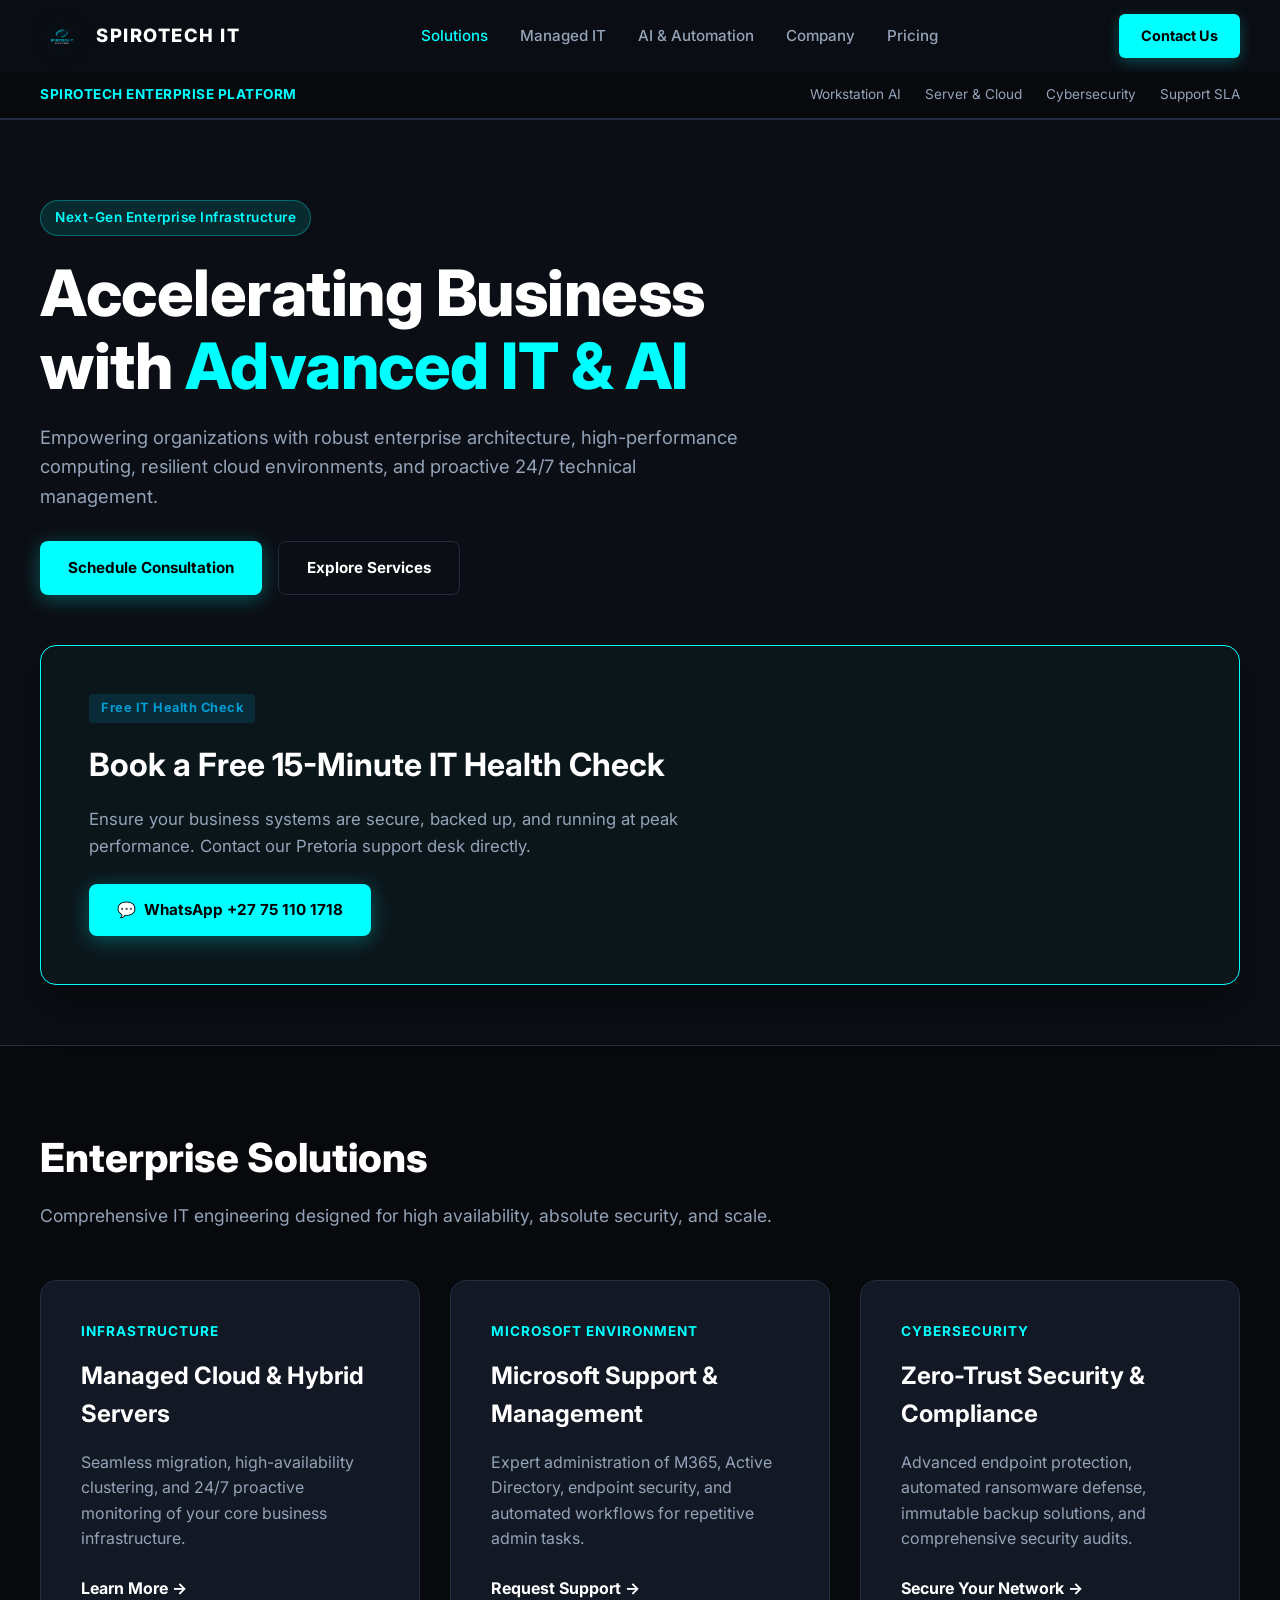
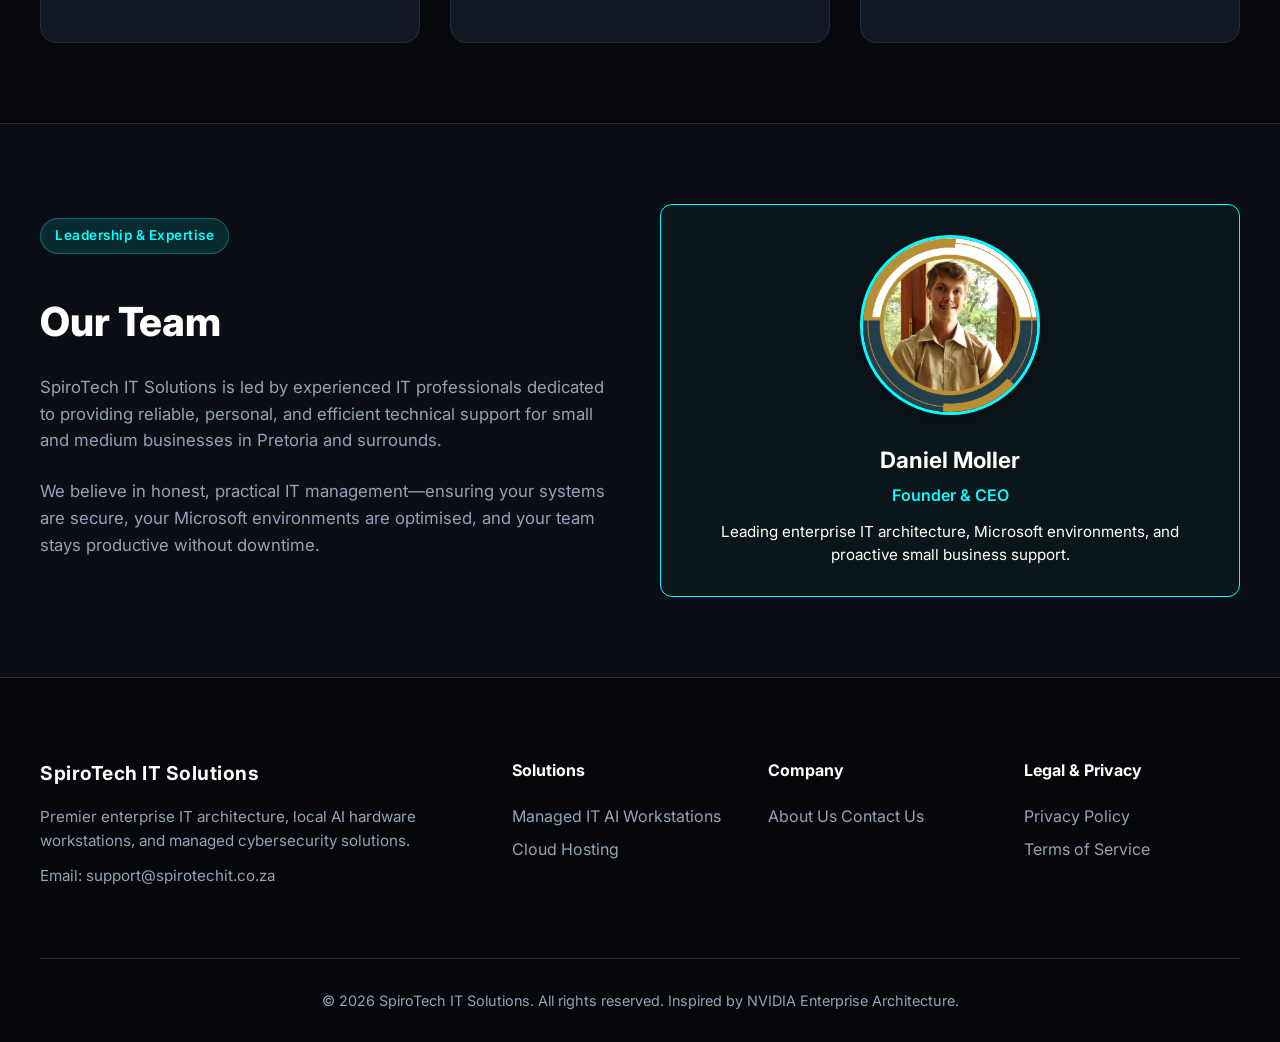
<file: index.html>
<!DOCTYPE html>
<html lang="en">
<head>
  <meta charset="UTF-8">
  <meta name="viewport" content="width=device-width, initial-scale=1.0">
  <title>IT Support Pretoria | SpiroTech IT Solutions</title>
  <link rel="stylesheet" href="styles.css">
  <link rel="preconnect" href="https://fonts.googleapis.com">
  <link rel="preconnect" href="https://fonts.gstatic.com" crossorigin>
  <link href="https://fonts.googleapis.com/css2?family=Inter:wght@400;500;600;700;800&display=swap" rel="stylesheet">
</head>
<body>

  <!-- Top Enterprise Header -->
  <header class="nvidia-header">
    <div class="nvidia-top-nav">
      <div class="nav-container">
        <a href="index.html" class="nvidia-logo">
                  <img src="logo.svg" alt="SpiroTech IT Solutions" class="logo-image">
                  <span class="logo-text">SPIROTECH IT</span>
                </a>
        <nav class="nvidia-nav-links" id="navLinks">
          <a href="index.html" class="active">Solutions</a>
          <a href="services/index.html">Managed IT</a>
          <a href="portfolio/index.html">AI & Automation</a>
          <a href="about/index.html">Company</a>
          <a href="pricing/index.html">Pricing</a>
        </nav>
        <div class="nvidia-nav-actions">
          <a href="contact/index.html" class="nvidia-btn-accent">Contact Us</a>
          <button class="menu-toggle" id="menuToggle" aria-label="Toggle navigation">☰</button>
        </div>
      </div>
    </div>
    <!-- Sub Nav -->
    <div class="nvidia-sub-nav">
      <div class="sub-nav-content nav-container">
        <span class="sub-nav-title">SPIROTECH ENTERPRISE PLATFORM</span>
        <div class="sub-nav-links">
          <a href="#solutions">Workstation AI</a>
          <a href="#infrastructure">Server & Cloud</a>
          <a href="#security">Cybersecurity</a>
          <a href="contact/index.html">Support SLA</a>
        </div>
      </div>
    </div>
  </header>

  <!-- Hero Showcase Section -->
  <section class="nvidia-hero">
    <div class="hero-container">
      <div class="hero-badge">Next-Gen Enterprise Infrastructure</div>
      <h1>Accelerating Business with <span>Advanced IT & AI</span></h1>
      <p>Empowering organizations with robust enterprise architecture, high-performance computing, resilient cloud environments, and proactive 24/7 technical management.</p>
      <div class="hero-cta-row">
              <a href="contact/index.html" class="btn btn-cyan">Schedule Consultation</a>
              <a href="services/index.html" class="btn btn-outline">Explore Services</a>
            </div>
    </div>

    <!-- Featured Hero Showcase Banner / WhatsApp CTA -->
    <div class="hero-image-banner" style="border: 1px solid var(--spirotech-cyan); background: rgba(0, 255, 255, 0.03);">
      <div class="hero-banner-content">
        <span class="badge-tag">Free IT Health Check</span>
        <h2>Book a Free 15-Minute IT Health Check</h2>
        <p>Ensure your business systems are secure, backed up, and running at peak performance. Contact our Pretoria support desk directly.</p>
        <div style="display: flex; gap: 16px; align-items: center; margin-top: 15px; flex-wrap: wrap;">
          <a href="https://wa.me/27751101718" class="btn btn-cyan" target="_blank" style="display: flex; align-items: center; gap: 8px;"><span>💬</span> WhatsApp +27 75 110 1718</a>
          
        </div>
      </div>
    </div>
  </section>

  <!-- Solutions & Services Grid -->
  <section class="nvidia-section alt-dark" id="solutions">
    <div class="section-container">
      <div class="section-header">
        <h2>Enterprise Solutions</h2>
        <p>Comprehensive IT engineering designed for high availability, absolute security, and scale.</p>
      </div>

      <div class="nvidia-grid">
        <!-- Card 1 -->
        <div class="nvidia-card">
          <div>
            <div class="card-tag">Infrastructure</div>
            <h3>Managed Cloud & Hybrid Servers</h3>
            <p>Seamless migration, high-availability clustering, and 24/7 proactive monitoring of your core business infrastructure.</p>
          </div>
          <a href="services/index.html" class="card-link">Learn More →</a>
        </div>

        <!-- Card 2 -->
        <div class="nvidia-card">
          <div>
            <div class="card-tag">Microsoft Environment</div>
            <h3>Microsoft Support & Management</h3>
            <p>Expert administration of M365, Active Directory, endpoint security, and automated workflows for repetitive admin tasks.</p>
          </div>
          <a href="contact/index.html" class="card-link">Request Support →</a>
        </div>

        <!-- Card 3 -->
        <div class="nvidia-card">
          <div>
            <div class="card-tag">Cybersecurity</div>
            <h3>Zero-Trust Security & Compliance</h3>
            <p>Advanced endpoint protection, automated ransomware defense, immutable backup solutions, and comprehensive security audits.</p>
          </div>
          <a href="contact/index.html" class="card-link">Secure Your Network →</a>
        </div>
      </div>
    </div>
  </section>

  <!-- Split Statistics & Value Section -->
    <!-- Our Team Section -->
  <section class="nvidia-section">
    <div class="section-container">
      <div class="split-layout" style="align-items: center; gap: 40px;">
        <div class="split-content">
          <div class="hero-badge">Leadership & Expertise</div>
          <h2>Our Team</h2>
          <p>SpiroTech IT Solutions is led by experienced IT professionals dedicated to providing reliable, personal, and efficient technical support for small and medium businesses in Pretoria and surrounds.</p>
          <p>We believe in honest, practical IT management—ensuring your systems are secure, your Microsoft environments are optimised, and your team stays productive without downtime.</p>
        </div>
        <div class="split-box" style="text-align: center; background: rgba(0, 255, 255, 0.03); border: 1px solid var(--spirotech-cyan); border-radius: 12px; padding: 30px;">
          <img src="assets/daniel-moller.png" alt="Daniel Moller - Founder & CEO" style="width: 180px; height: 180px; border-radius: 50%; object-fit: cover; border: 3px solid var(--spirotech-cyan); margin-bottom: 20px; box-shadow: 0 4px 20px rgba(0,0,0,0.4);">
          <h3 style="color: #fff; margin-bottom: 5px; font-size: 1.4rem;">Daniel Moller</h3>
          <p style="color: var(--spirotech-cyan); font-weight: 600; margin-bottom: 12px;">Founder & CEO</p>
          <p style="color: var(--muted-foreground); font-size: 0.95rem; line-height: 1.5;">Leading enterprise IT architecture, Microsoft environments, and proactive small business support.</p>
        </div>
      </div>
    </div>
  </section>

  <!-- Footer -->
  <footer class="nvidia-footer">
    <div class="footer-container">
      <div class="footer-col">
        <strong>SpiroTech IT Solutions</strong>
        <p>Premier enterprise IT architecture, local AI hardware workstations, and managed cybersecurity solutions.</p>
        <p>Email: support@spirotechit.co.za</p>
      </div>
      <div class="footer-col">
        <h4>Solutions</h4>
        <a href="services/index.html">Managed IT</a>
        <a href="portfolio/index.html">AI Workstations</a>
        <a href="services/index.html">Cloud Hosting</a>
      </div>
      <div class="footer-col">
        <h4>Company</h4>
        <a href="about/index.html">About Us</a>
        
        <a href="contact/index.html">Contact Us</a>
      </div>
      <div class="footer-col">
        <h4>Legal & Privacy</h4>
        <a href="about/index.html">Privacy Policy</a>
        <a href="about/index.html">Terms of Service</a>
      </div>
    </div>
    <div class="footer-bottom">
      &copy; 2026 SpiroTech IT Solutions. All rights reserved. Inspired by NVIDIA Enterprise Architecture.
    </div>
  </footer>

  <!-- Mobile Sticky Action Bar -->
  <div class="mobile-sticky-bar">
    <a href="https://wa.me/27751101718" class="sticky-btn whatsapp-sticky">WhatsApp Us</a>
    <a href="contact/index.html" class="sticky-btn call-sticky">Get Support</a>
  </div>

  <script>
    const toggle = document.getElementById('menuToggle');
    const links = document.getElementById('navLinks');
    if(toggle && links) {
      toggle.addEventListener('click', () => {
        links.classList.toggle('show');
      });
    }
  </script>
</body>
</html>
</file>
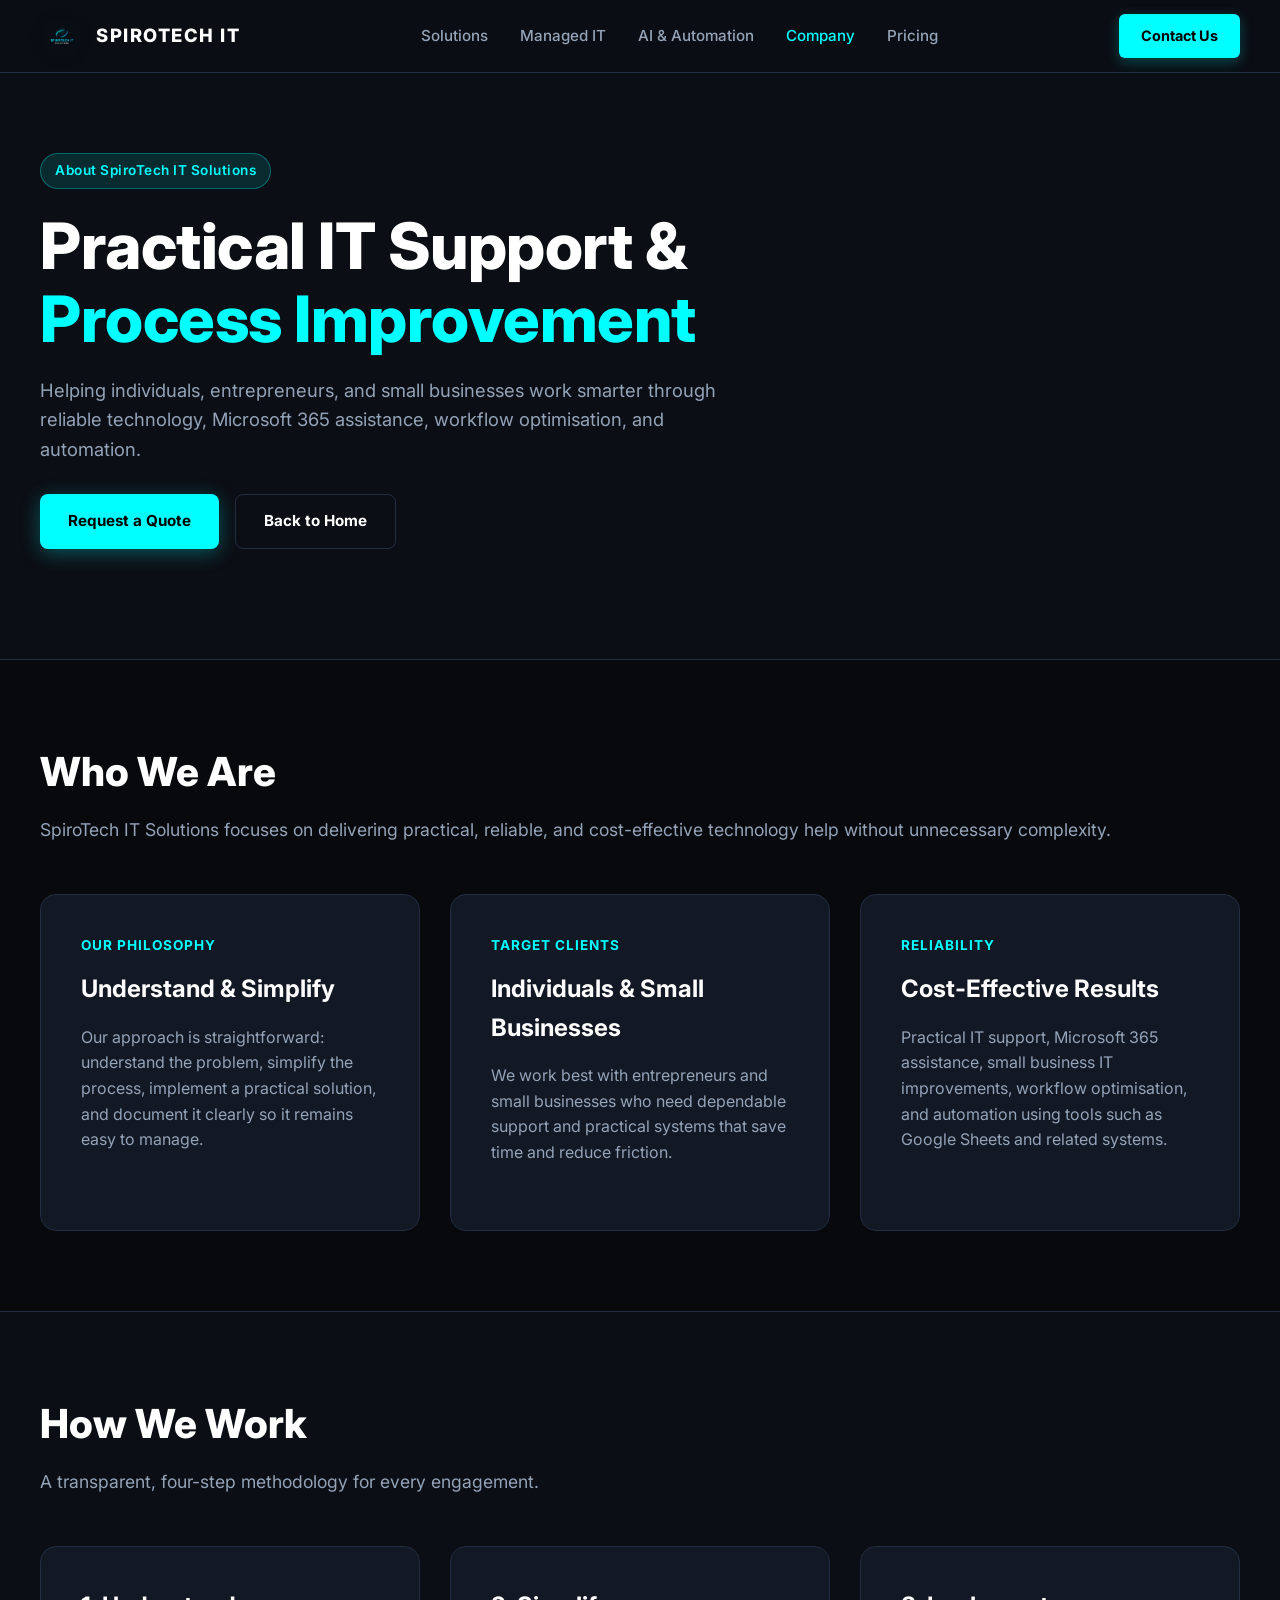
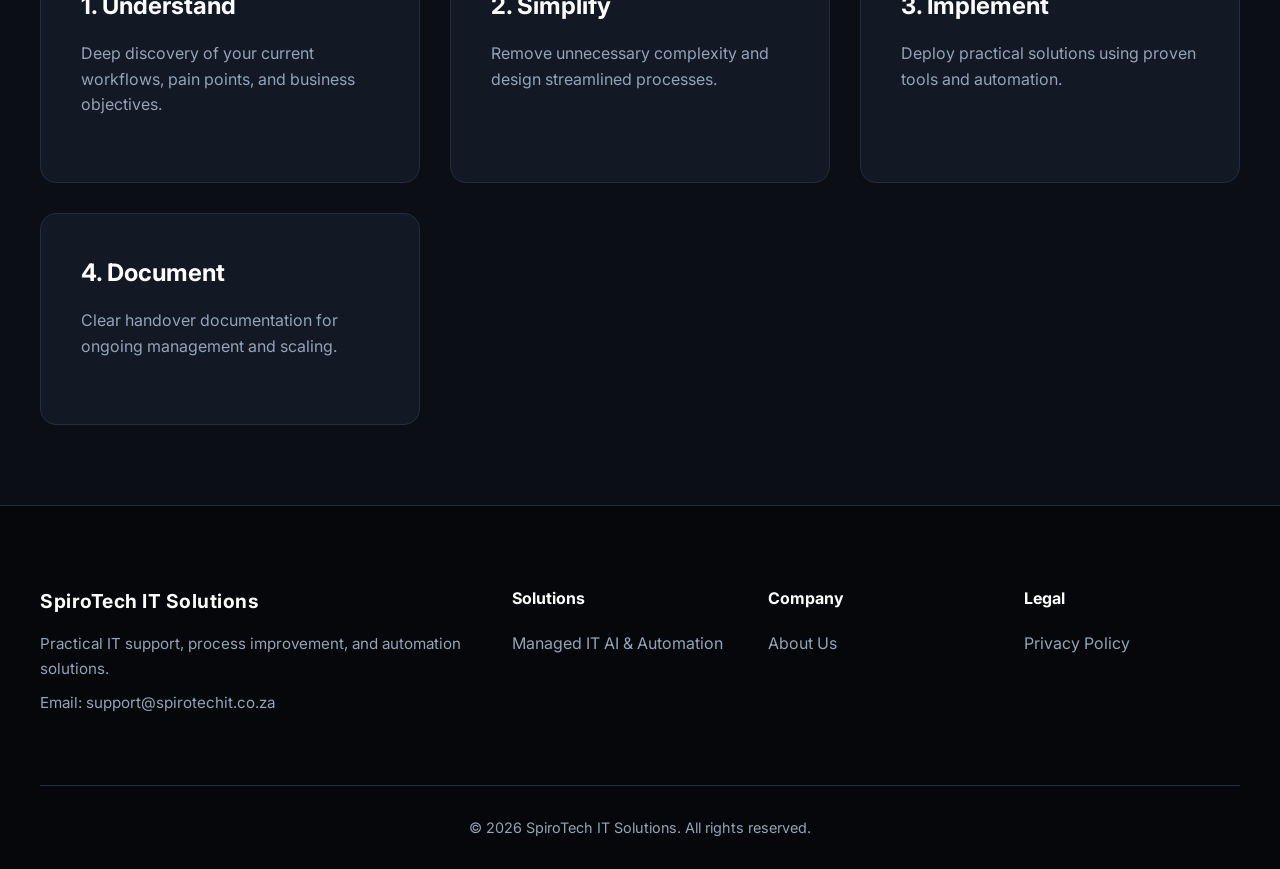
<file: about/index.html>
<!DOCTYPE html>
<html lang="en">
<head>
  <meta charset="UTF-8">
  <meta name="viewport" content="width=device-width, initial-scale=1.0">
  <title>About Us | SpiroTech IT Solutions</title>
  <link rel="stylesheet" href="../styles.css">
  <link rel="preconnect" href="https://fonts.googleapis.com">
  <link rel="preconnect" href="https://fonts.gstatic.com" crossorigin>
  <link href="https://fonts.googleapis.com/css2?family=Inter:wght@400;500;600;700;800&display=swap" rel="stylesheet">
</head>
<body>

  <header class="nvidia-header">
    <div class="nvidia-top-nav">
      <div class="nav-container">
        <a href="../index.html" class="nvidia-logo">
                  <img src="../logo.svg" alt="SpiroTech IT Solutions" class="logo-image">
                  <span class="logo-text">SPIROTECH IT</span>
                </a>
        <nav class="nvidia-nav-links" id="navLinks">
          <a href="../index.html">Solutions</a>
          <a href="../services/index.html">Managed IT</a>
          <a href="../portfolio/index.html">AI & Automation</a>
          <a href="index.html" class="active">Company</a>
          <a href="../pricing/index.html">Pricing</a>
        </nav>
        <div class="nvidia-nav-actions">
          <a href="../contact/index.html" class="nvidia-btn-accent">Contact Us</a>
          <button class="menu-toggle" id="menuToggle" aria-label="Toggle navigation">☰</button>
        </div>
      </div>
    </div>
  </header>

  <section class="nvidia-hero">
    <div class="hero-container">
      <div class="hero-badge">About SpiroTech IT Solutions</div>
      <h1>Practical IT Support & <span>Process Improvement</span></h1>
      <p>Helping individuals, entrepreneurs, and small businesses work smarter through reliable technology, Microsoft 365 assistance, workflow optimisation, and automation.</p>
      <div class="hero-cta-row">
              <a href="../contact/index.html" class="btn btn-cyan">Request a Quote</a>
              <a href="../index.html" class="btn btn-outline">Back to Home</a>
            </div>
    </div>
  </section>

  <section class="nvidia-section alt-dark">
    <div class="section-container">
      <div class="section-header">
        <h2>Who We Are</h2>
        <p>SpiroTech IT Solutions focuses on delivering practical, reliable, and cost-effective technology help without unnecessary complexity.</p>
      </div>

      <div class="nvidia-grid">
        <div class="nvidia-card">
          <div>
            <div class="card-tag">Our Philosophy</div>
            <h3>Understand & Simplify</h3>
            <p>Our approach is straightforward: understand the problem, simplify the process, implement a practical solution, and document it clearly so it remains easy to manage.</p>
          </div>
        </div>

        <div class="nvidia-card">
          <div>
            <div class="card-tag">Target Clients</div>
            <h3>Individuals & Small Businesses</h3>
            <p>We work best with entrepreneurs and small businesses who need dependable support and practical systems that save time and reduce friction.</p>
          </div>
        </div>

        <div class="nvidia-card">
          <div>
            <div class="card-tag">Reliability</div>
            <h3>Cost-Effective Results</h3>
            <p>Practical IT support, Microsoft 365 assistance, small business IT improvements, workflow optimisation, and automation using tools such as Google Sheets and related systems.</p>
          </div>
        </div>
      </div>
    </div>
  </section>

  <section class="nvidia-section">
    <div class="section-container">
      <div class="section-header">
        <h2>How We Work</h2>
        <p>A transparent, four-step methodology for every engagement.</p>
      </div>

      <div class="nvidia-grid">
        <div class="nvidia-card">
          <div>
            <h3>1. Understand</h3>
            <p>Deep discovery of your current workflows, pain points, and business objectives.</p>
          </div>
        </div>

        <div class="nvidia-card">
          <div>
            <h3>2. Simplify</h3>
            <p>Remove unnecessary complexity and design streamlined processes.</p>
          </div>
        </div>

        <div class="nvidia-card">
          <div>
            <h3>3. Implement</h3>
            <p>Deploy practical solutions using proven tools and automation.</p>
          </div>
        </div>

        <div class="nvidia-card">
          <div>
            <h3>4. Document</h3>
            <p>Clear handover documentation for ongoing management and scaling.</p>
          </div>
        </div>
      </div>
    </div>
  </section>

  <footer class="nvidia-footer">
    <div class="footer-container">
      <div class="footer-col">
        <strong>SpiroTech IT Solutions</strong>
        <p>Practical IT support, process improvement, and automation solutions.</p>
        <p>Email: support@spirotechit.co.za</p>
      </div>
      <div class="footer-col">
        <h4>Solutions</h4>
        <a href="../services/index.html">Managed IT</a>
        <a href="../portfolio/index.html">AI & Automation</a>
      </div>
      <div class="footer-col">
        <h4>Company</h4>
        <a href="index.html">About Us</a>
        
      </div>
      <div class="footer-col">
        <h4>Legal</h4>
        <a href="index.html">Privacy Policy</a>
      </div>
    </div>
    <div class="footer-bottom">
      &copy; 2026 SpiroTech IT Solutions. All rights reserved.
    </div>
  </footer>

  <script>
    const toggle = document.getElementById('menuToggle');
    const links = document.getElementById('navLinks');
    if(toggle && links) { toggle.addEventListener('click', () => { links.classList.toggle('show'); }); }
  </script>
</body>
</html>
</file>
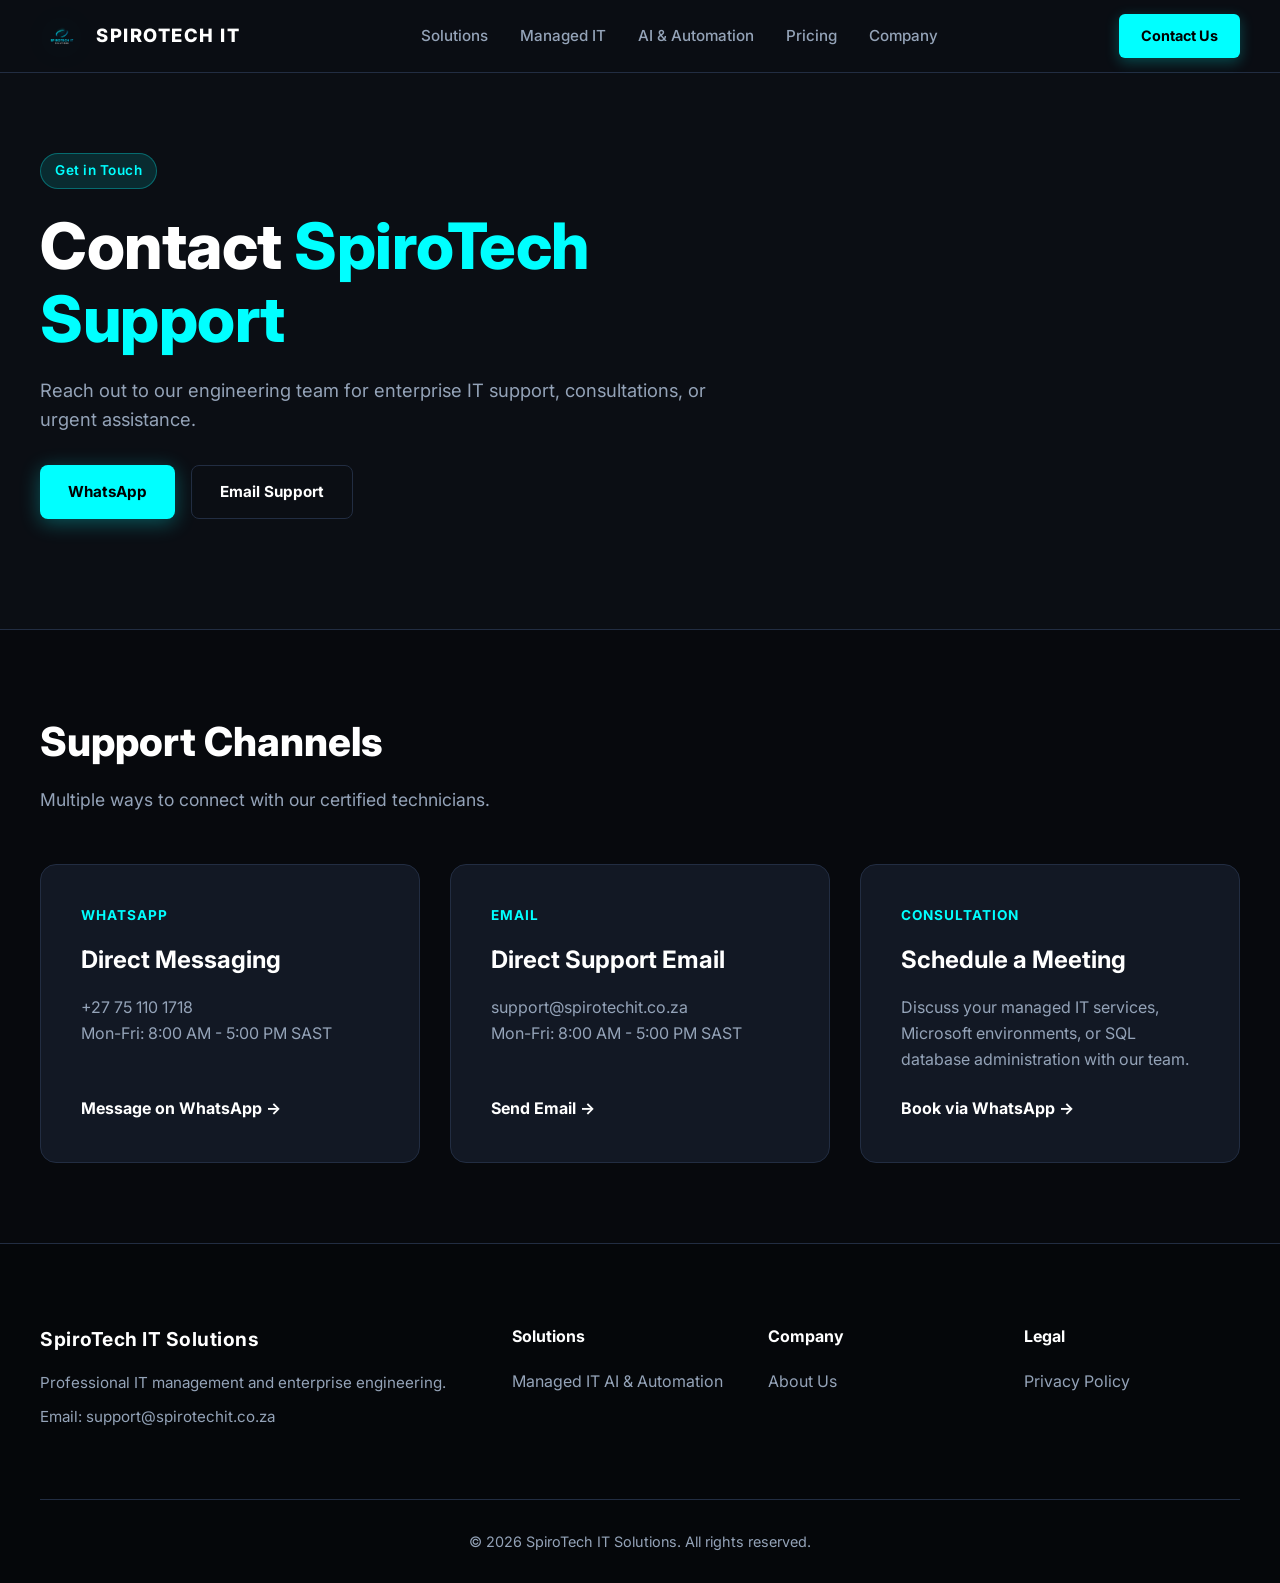
<file: contact/index.html>
<!DOCTYPE html>
<html lang="en">
<head>
  <meta charset="UTF-8">
  <meta name="viewport" content="width=device-width, initial-scale=1.0">
  <title>Contact Us | SpiroTech IT Solutions</title>
  <link rel="stylesheet" href="../styles.css">
  <link rel="preconnect" href="https://fonts.googleapis.com">
  <link rel="preconnect" href="https://fonts.gstatic.com" crossorigin>
  <link href="https://fonts.googleapis.com/css2?family=Inter:wght@400;500;600;700;800&display=swap" rel="stylesheet">
</head>
<body>

  <header class="nvidia-header">
    <div class="nvidia-top-nav">
      <div class="nav-container">
        <a href="../index.html" class="nvidia-logo">
                  <img src="../logo.svg" alt="SpiroTech IT Solutions" class="logo-image">
                  <span class="logo-text">SPIROTECH IT</span>
                </a>
        <nav class="nvidia-nav-links" id="navLinks">
          <a href="../index.html">Solutions</a>
          <a href="../services/index.html">Managed IT</a>
          <a href="../portfolio/index.html">AI & Automation</a>
          <a href="../pricing/index.html">Pricing</a>
          <a href="../about/index.html">Company</a>
        </nav>
        <div class="nvidia-nav-actions">
          <a href="index.html" class="nvidia-btn-accent">Contact Us</a>
          <button class="menu-toggle" id="menuToggle" aria-label="Toggle navigation">☰</button>
        </div>
      </div>
    </div>
  </header>

  <section class="nvidia-hero">
    <div class="hero-container">
      <div class="hero-badge">Get in Touch</div>
      <h1>Contact <span>SpiroTech Support</span></h1>
      <p>Reach out to our engineering team for enterprise IT support, consultations, or urgent assistance.</p>
      <div class="hero-cta-row">
              <a href="https://wa.me/27751101718" class="btn btn-cyan" target="_blank">WhatsApp</a>
              <a href="mailto:support@spirotechit.co.za" class="btn btn-outline">Email Support</a>
            </div>
    </div>
  </section>

  <section class="nvidia-section alt-dark">
    <div class="section-container">
      <div class="section-header">
        <h2>Support Channels</h2>
        <p>Multiple ways to connect with our certified technicians.</p>
      </div>

            <div class="nvidia-grid">
        <div class="nvidia-card">
          <div>
            <div class="card-tag">WhatsApp</div>
            <h3>Direct Messaging</h3>
            <p>+27 75 110 1718<br>Mon-Fri: 8:00 AM - 5:00 PM SAST</p>
          </div>
          <a href="https://wa.me/27751101718" class="card-link" target="_blank">Message on WhatsApp →</a>
        </div>

        <div class="nvidia-card">
          <div>
            <div class="card-tag">Email</div>
            <h3>Direct Support Email</h3>
            <p>support@spirotechit.co.za<br>Mon-Fri: 8:00 AM - 5:00 PM SAST</p>
          </div>
          <a href="mailto:support@spirotechit.co.za" class="card-link">Send Email →</a>
        </div>

        <div class="nvidia-card">
          <div>
            <div class="card-tag">Consultation</div>
            <h3>Schedule a Meeting</h3>
            <p>Discuss your managed IT services, Microsoft environments, or SQL database administration with our team.</p>
          </div>
          <a href="https://wa.me/27751101718" class="card-link" target="_blank">Book via WhatsApp →</a>
        </div>
      </div>
    </div>
  </section>

  <footer class="nvidia-footer">
    <div class="footer-container">
      <div class="footer-col">
        <strong>SpiroTech IT Solutions</strong>
        <p>Professional IT management and enterprise engineering.</p>
        <p>Email: support@spirotechit.co.za</p>
      </div>
      <div class="footer-col">
        <h4>Solutions</h4>
        <a href="../services/index.html">Managed IT</a>
        <a href="../portfolio/index.html">AI & Automation</a>
      </div>
      <div class="footer-col">
        <h4>Company</h4>
        <a href="../about/index.html">About Us</a>
        
      </div>
      <div class="footer-col">
        <h4>Legal</h4>
        <a href="../about/index.html">Privacy Policy</a>
      </div>
    </div>
    <div class="footer-bottom">
      &copy; 2026 SpiroTech IT Solutions. All rights reserved.
    </div>
  </footer>

  <script>
    const toggle = document.getElementById('menuToggle');
    const links = document.getElementById('navLinks');
    if(toggle && links) { toggle.addEventListener('click', () => { links.classList.toggle('show'); }); }
  </script>
</body>
</html>
</file>
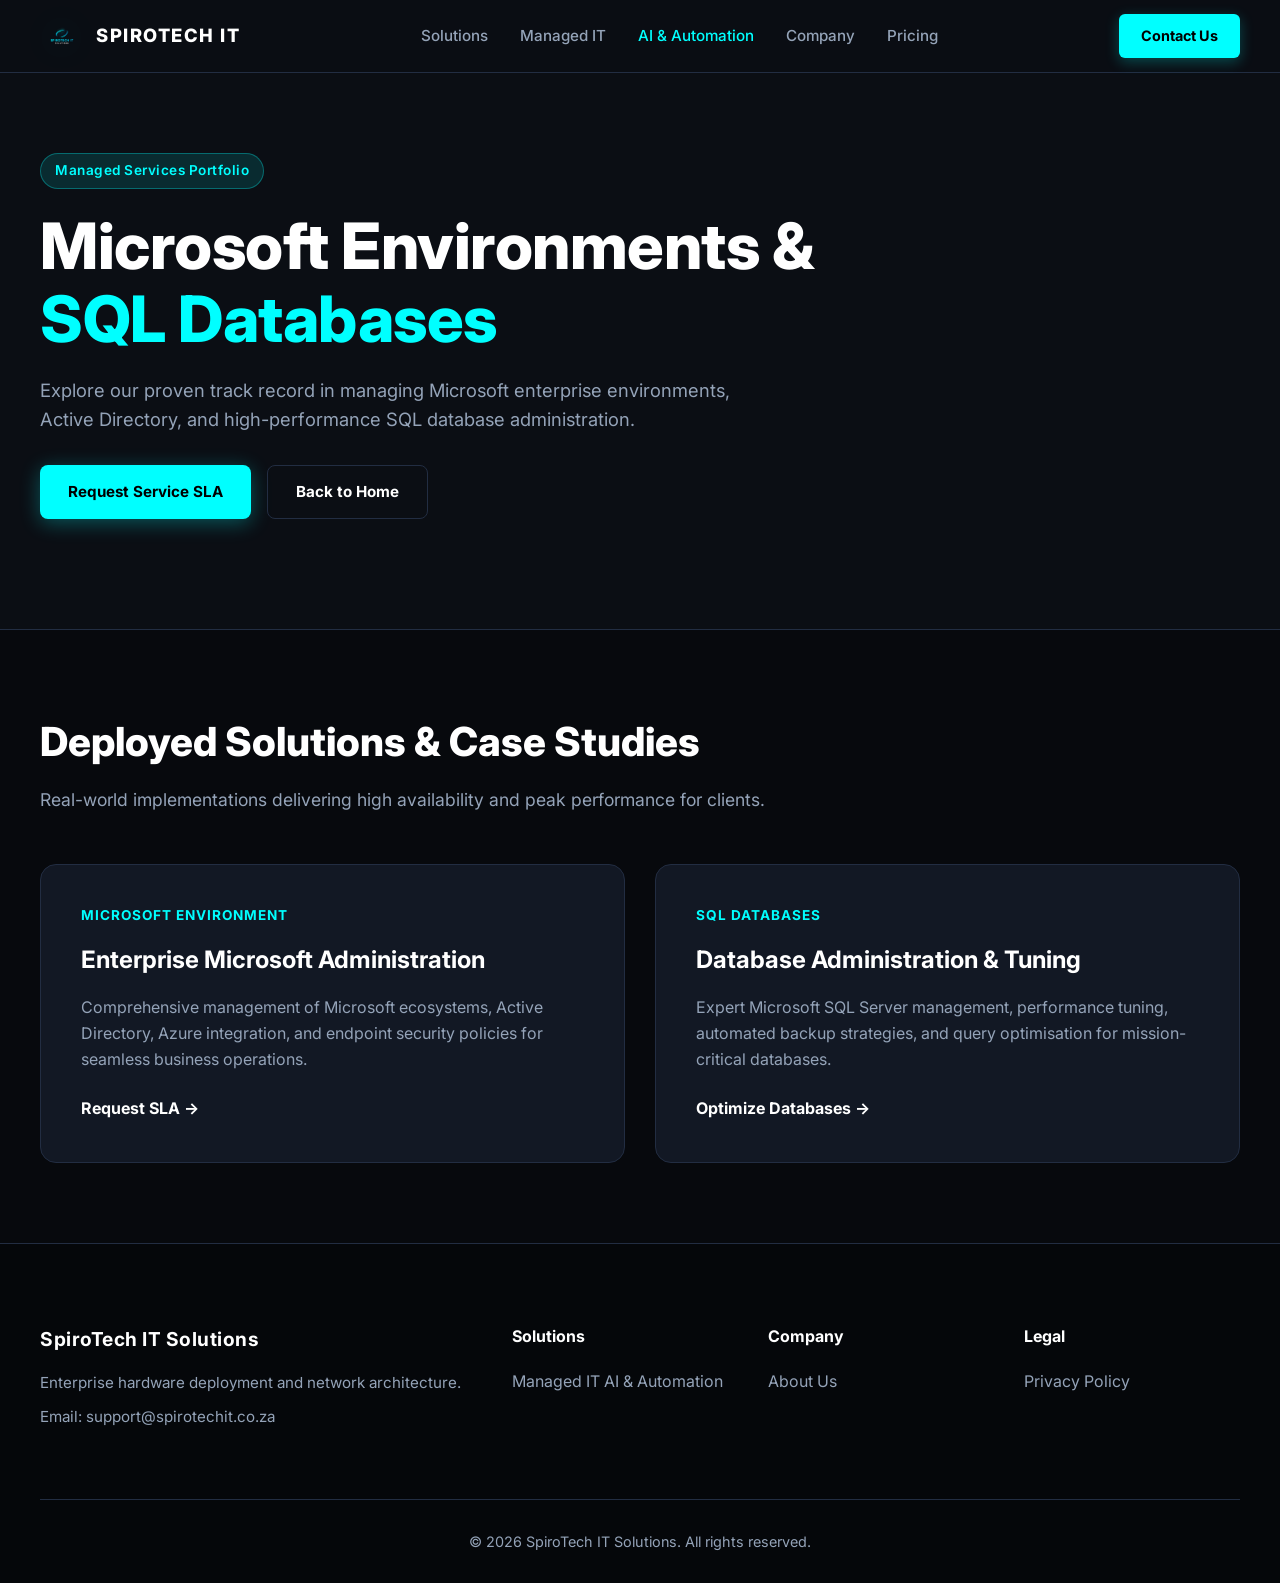
<file: portfolio/index.html>
<!DOCTYPE html>
<html lang="en">
<head>
  <meta charset="UTF-8">
  <meta name="viewport" content="width=device-width, initial-scale=1.0">
  <title>Managed Services Portfolio | SpiroTech IT Solutions</title>
  <link rel="stylesheet" href="../styles.css">
  <link rel="preconnect" href="https://fonts.googleapis.com">
  <link rel="preconnect" href="https://fonts.gstatic.com" crossorigin>
  <link href="https://fonts.googleapis.com/css2?family=Inter:wght@400;500;600;700;800&display=swap" rel="stylesheet">
</head>
<body>

  <header class="nvidia-header">
    <div class="nvidia-top-nav">
      <div class="nav-container">
        <a href="../index.html" class="nvidia-logo">
                  <img src="../logo.svg" alt="SpiroTech IT Solutions" class="logo-image">
                  <span class="logo-text">SPIROTECH IT</span>
                </a>
        <nav class="nvidia-nav-links" id="navLinks">
          <a href="../index.html">Solutions</a>
          <a href="../services/index.html">Managed IT</a>
          <a href="index.html" class="active">AI & Automation</a>
          <a href="../about/index.html">Company</a>
          <a href="../pricing/index.html">Pricing</a>
        </nav>
        <div class="nvidia-nav-actions">
          <a href="../contact/index.html" class="nvidia-btn-accent">Contact Us</a>
          <button class="menu-toggle" id="menuToggle" aria-label="Toggle navigation">☰</button>
        </div>
      </div>
    </div>
  </header>

  <section class="nvidia-hero">
    <div class="hero-container">
      <div class="hero-badge">Managed Services Portfolio</div>
      <h1>Microsoft Environments & <span>SQL Databases</span></h1>
      <p>Explore our proven track record in managing Microsoft enterprise environments, Active Directory, and high-performance SQL database administration.</p>
      <div class="hero-cta-row">
              <a href="../contact/index.html" class="btn btn-cyan">Request Service SLA</a>
              <a href="../index.html" class="btn btn-outline">Back to Home</a>
            </div>
    </div>
  </section>

  <section class="nvidia-section alt-dark">
    <div class="section-container">
      <div class="section-header">
        <h2>Deployed Solutions & Case Studies</h2>
        <p>Real-world implementations delivering high availability and peak performance for clients.</p>
      </div>

            <div class="nvidia-grid">
        <div class="nvidia-card" id="microsoft">
          <div>
            <div class="card-tag">Microsoft Environment</div>
            <h3>Enterprise Microsoft Administration</h3>
            <p>Comprehensive management of Microsoft ecosystems, Active Directory, Azure integration, and endpoint security policies for seamless business operations.</p>
          </div>
          <a href="../contact/index.html" class="card-link">Request SLA →</a>
        </div>

        <div class="nvidia-card" id="sql">
          <div>
            <div class="card-tag">SQL Databases</div>
            <h3>Database Administration & Tuning</h3>
            <p>Expert Microsoft SQL Server management, performance tuning, automated backup strategies, and query optimisation for mission-critical databases.</p>
          </div>
          <a href="../contact/index.html" class="card-link">Optimize Databases →</a>
        </div>
      </div>
    </div>
  </section>

  <footer class="nvidia-footer">
    <div class="footer-container">
      <div class="footer-col">
        <strong>SpiroTech IT Solutions</strong>
        <p>Enterprise hardware deployment and network architecture.</p>
        <p>Email: support@spirotechit.co.za</p>
      </div>
      <div class="footer-col">
        <h4>Solutions</h4>
        <a href="../services/index.html">Managed IT</a>
        <a href="index.html">AI & Automation</a>
      </div>
      <div class="footer-col">
        <h4>Company</h4>
        <a href="../about/index.html">About Us</a>
        
      </div>
      <div class="footer-col">
        <h4>Legal</h4>
        <a href="../about/index.html">Privacy Policy</a>
      </div>
    </div>
    <div class="footer-bottom">
      &copy; 2026 SpiroTech IT Solutions. All rights reserved.
    </div>
  </footer>

  <script>
    const toggle = document.getElementById('menuToggle');
    const links = document.getElementById('navLinks');
    if(toggle && links) { toggle.addEventListener('click', () => { links.classList.toggle('show'); }); }
  </script>
</body>
</html>
</file>
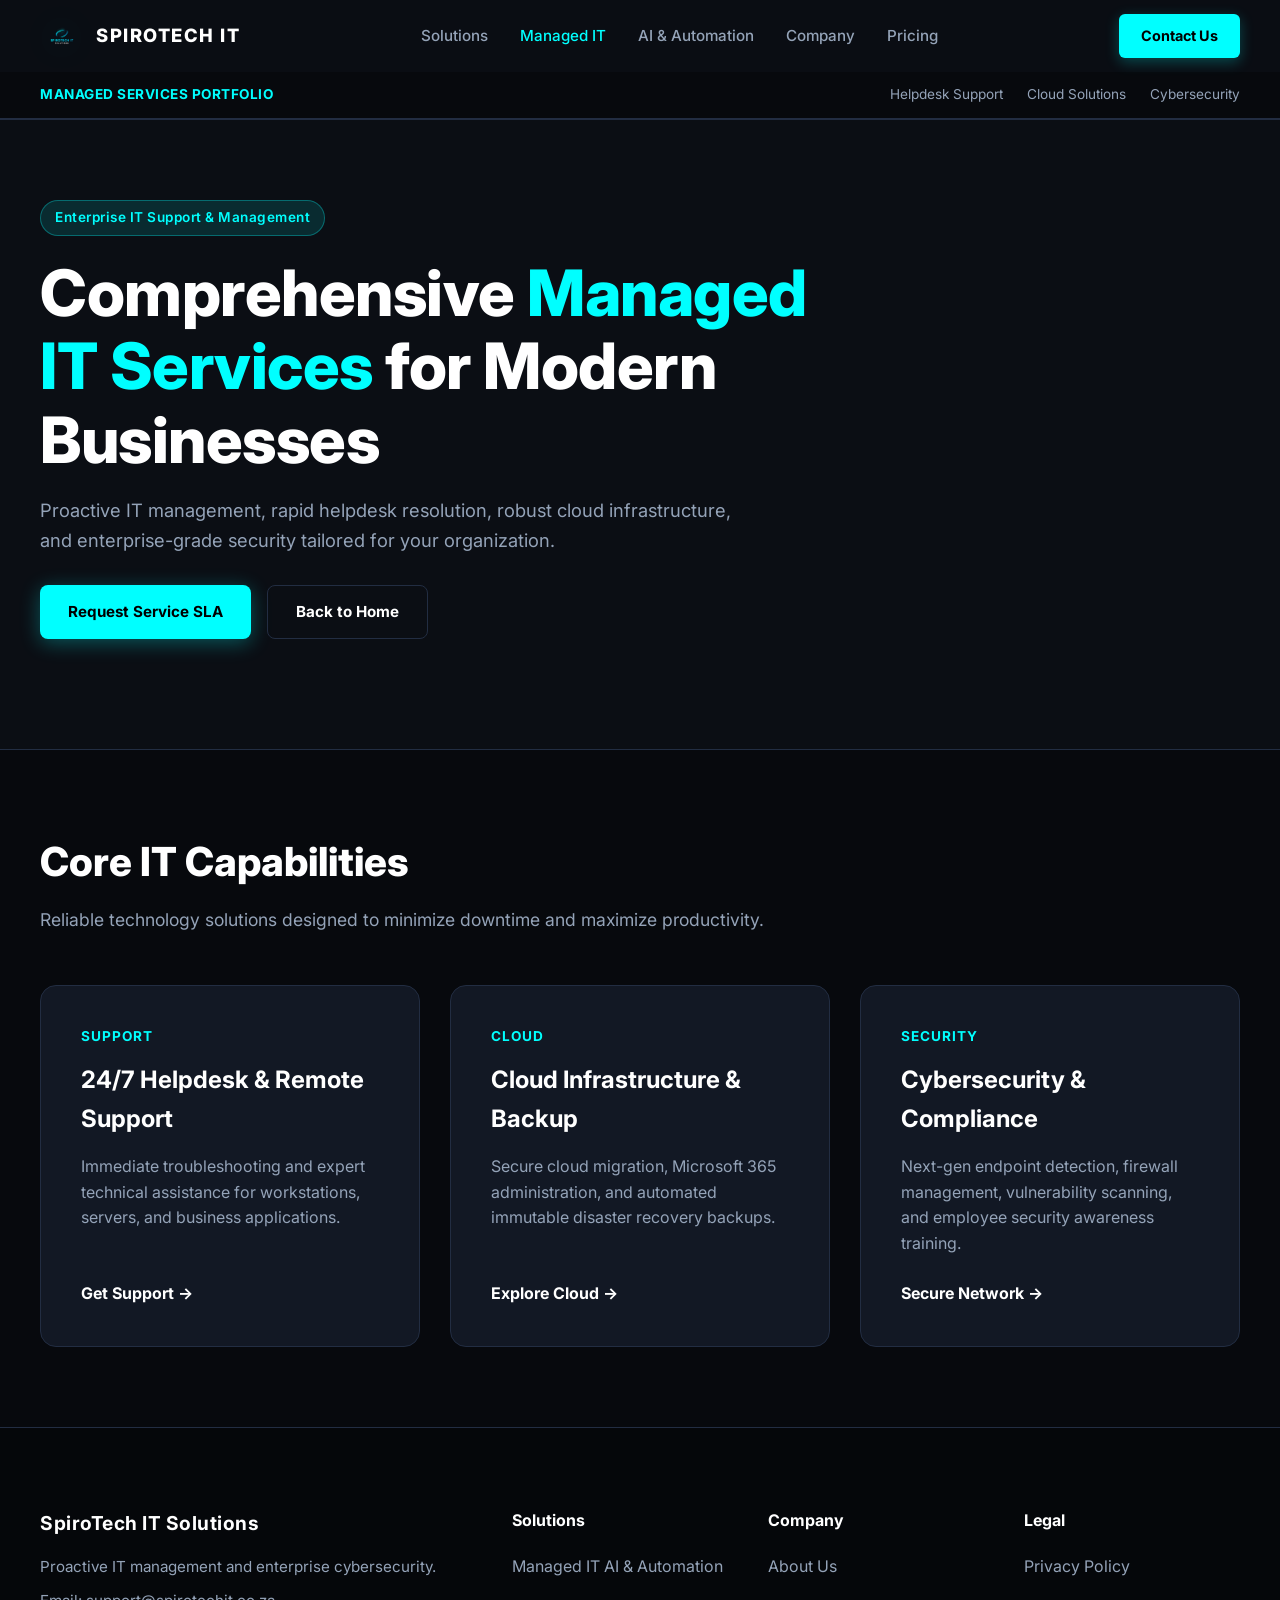
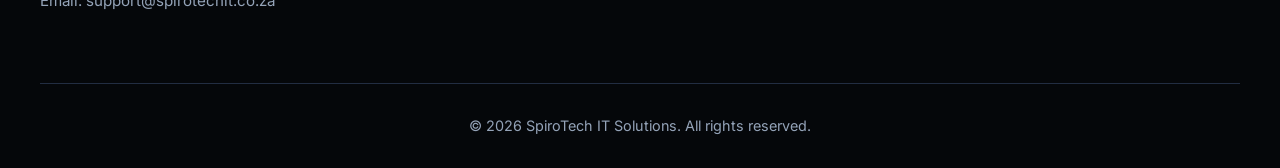
<file: services/index.html>
<!DOCTYPE html>
<html lang="en">
<head>
  <meta charset="UTF-8">
  <meta name="viewport" content="width=device-width, initial-scale=1.0">
  <title>Managed Services | SpiroTech IT Solutions</title>
  <link rel="stylesheet" href="../styles.css">
  <link rel="preconnect" href="https://fonts.googleapis.com">
  <link rel="preconnect" href="https://fonts.gstatic.com" crossorigin>
  <link href="https://fonts.googleapis.com/css2?family=Inter:wght@400;500;600;700;800&display=swap" rel="stylesheet">
</head>
<body>

  <!-- Top Enterprise Header -->
  <header class="nvidia-header">
    <div class="nvidia-top-nav">
      <div class="nav-container">
        <a href="../index.html" class="nvidia-logo">
                  <img src="../logo.svg" alt="SpiroTech IT Solutions" class="logo-image">
                  <span class="logo-text">SPIROTECH IT</span>
                </a>
        <nav class="nvidia-nav-links" id="navLinks">
          <a href="../index.html">Solutions</a>
          <a href="index.html" class="active">Managed IT</a>
          <a href="../portfolio/index.html">AI & Automation</a>
          <a href="../about/index.html">Company</a>
          <a href="../pricing/index.html">Pricing</a>
        </nav>
        <div class="nvidia-nav-actions">
          <a href="../contact/index.html" class="nvidia-btn-accent">Contact Us</a>
          <button class="menu-toggle" id="menuToggle" aria-label="Toggle navigation">☰</button>
        </div>
      </div>
    </div>
    <div class="nvidia-sub-nav">
      <div class="sub-nav-content nav-container">
        <span class="sub-nav-title">MANAGED SERVICES PORTFOLIO</span>
        <div class="sub-nav-links">
          <a href="#helpdesk">Helpdesk Support</a>
          <a href="#cloud">Cloud Solutions</a>
          <a href="#security">Cybersecurity</a>
        </div>
      </div>
    </div>
  </header>

  <!-- Hero Section -->
  <section class="nvidia-hero">
    <div class="hero-container">
      <div class="hero-badge">Enterprise IT Support & Management</div>
      <h1>Comprehensive <span>Managed IT Services</span> for Modern Businesses</h1>
      <p>Proactive IT management, rapid helpdesk resolution, robust cloud infrastructure, and enterprise-grade security tailored for your organization.</p>
      <div class="hero-cta-row">
              <a href="../contact/index.html" class="btn btn-cyan">Request Service SLA</a>
              <a href="../index.html" class="btn btn-outline">Back to Home</a>
            </div>
    </div>
  </section>

  <!-- Services Grid -->
  <section class="nvidia-section alt-dark" id="helpdesk">
    <div class="section-container">
      <div class="section-header">
        <h2>Core IT Capabilities</h2>
        <p>Reliable technology solutions designed to minimize downtime and maximize productivity.</p>
      </div>

      <div class="nvidia-grid">
        <div class="nvidia-card">
          <div>
            <div class="card-tag">Support</div>
            <h3>24/7 Helpdesk & Remote Support</h3>
            <p>Immediate troubleshooting and expert technical assistance for workstations, servers, and business applications.</p>
          </div>
          <a href="../contact/index.html" class="card-link">Get Support →</a>
        </div>

        <div class="nvidia-card">
          <div>
            <div class="card-tag" id="cloud">Cloud</div>
            <h3>Cloud Infrastructure & Backup</h3>
            <p>Secure cloud migration, Microsoft 365 administration, and automated immutable disaster recovery backups.</p>
          </div>
          <a href="../contact/index.html" class="card-link">Explore Cloud →</a>
        </div>

        <div class="nvidia-card">
          <div>
            <div class="card-tag" id="security">Security</div>
            <h3>Cybersecurity & Compliance</h3>
            <p>Next-gen endpoint detection, firewall management, vulnerability scanning, and employee security awareness training.</p>
          </div>
          <a href="../contact/index.html" class="card-link">Secure Network →</a>
        </div>
      </div>
    </div>
  </section>

  <!-- Footer -->
  <footer class="nvidia-footer">
    <div class="footer-container">
      <div class="footer-col">
        <strong>SpiroTech IT Solutions</strong>
        <p>Proactive IT management and enterprise cybersecurity.</p>
        <p>Email: support@spirotechit.co.za</p>
      </div>
      <div class="footer-col">
        <h4>Solutions</h4>
        <a href="index.html">Managed IT</a>
        <a href="../portfolio/index.html">AI & Automation</a>
      </div>
      <div class="footer-col">
        <h4>Company</h4>
        <a href="../about/index.html">About Us</a>
        
      </div>
      <div class="footer-col">
        <h4>Legal</h4>
        <a href="../about/index.html">Privacy Policy</a>
      </div>
    </div>
    <div class="footer-bottom">
      &copy; 2026 SpiroTech IT Solutions. All rights reserved.
    </div>
  </footer>

  <script>
    const toggle = document.getElementById('menuToggle');
    const links = document.getElementById('navLinks');
    if(toggle && links) {
      toggle.addEventListener('click', () => { links.classList.toggle('show'); });
    }
  </script>
</body>
</html>
</file>
<file: styles.css>
/* ==========================================================================
   SpiroTech IT Solutions — Brand Theme (Cyan/Blue Palette)
   ========================================================================== */

:root {
  --bg-dark: #0B0E14;
  --bg-card: #121824;
  --bg-card-hover: #1A2232;
  --spirotech-cyan: #00FFFF;
  --spirotech-cyan-dim: #00E6FF;
  --spirotech-blue: #009DD5;
  --spirotech-blue-dark: #005A68;
  --text-primary: #FFFFFF;
  --text-secondary: #94A3B8;
  --border-color: #222D42;
}

* {
  box-sizing: border-box;
  margin: 0;
  padding: 0;
}

body {
  font-family: 'Inter', sans-serif;
  background-color: var(--bg-dark);
  color: var(--text-primary);
  line-height: 1.6;
  overflow-x: hidden;
}

/* --- Header & Navigation --- */
.nvidia-header {
  position: sticky;
  top: 0;
  z-index: 1000;
  background: rgba(11, 14, 20, 0.95);
  backdrop-filter: blur(12px);
  border-bottom: 1px solid var(--border-color);
}

.nvidia-top-nav {
  padding: 0 40px;
  height: 72px;
  display: flex;
  align-items: center;
}

.nav-container {
  max-width: 1400px;
  width: 100%;
  margin: 0 auto;
  display: flex;
  align-items: center;
  justify-content: space-between;
}

.nvidia-logo {
  display: flex;
  align-items: center;
  text-decoration: none;
  gap: 12px;
}

.logo-image {
  height: 44px;
  width: auto;
  filter: drop-shadow(0 0 16px rgba(0, 255, 255, 0.3));
}

.logo-text {
  font-weight: 800;
  font-size: 1.15rem;
  letter-spacing: 1.5px;
  color: #FFFFFF;
}

.nvidia-nav-links {
  display: flex;
  gap: 32px;
}

.nvidia-nav-links a {
  color: var(--text-secondary);
  text-decoration: none;
  font-weight: 500;
  font-size: 0.95rem;
  transition: color 0.2s;
}

.nvidia-nav-links a:hover,
.nvidia-nav-links a.active {
  color: var(--spirotech-cyan);
}

.nvidia-nav-actions {
  display: flex;
  align-items: center;
  gap: 16px;
}

.nvidia-btn-accent {
  background: var(--spirotech-cyan);
  color: #000;
  padding: 10px 22px;
  border-radius: 6px;
  font-weight: 700;
  text-decoration: none;
  font-size: 0.9rem;
  transition: all 0.2s;
  box-shadow: 0 4px 14px rgba(0, 255, 255, 0.25);
}

.nvidia-btn-accent:hover {
  background: var(--spirotech-cyan-dim);
  transform: translateY(-1px);
}

.menu-toggle {
  display: none;
  background: none;
  border: none;
  color: #fff;
  font-size: 1.8rem;
  cursor: pointer;
}

/* Sub Nav Bar */
.nvidia-sub-nav {
  background: #07090D;
  border-bottom: 1px solid var(--border-color);
  padding: 12px 40px;
  font-size: 0.85rem;
}

.sub-nav-content {
  display: flex;
  justify-content: space-between;
  align-items: center;
}

.sub-nav-title {
  font-weight: 700;
  color: var(--spirotech-cyan);
  letter-spacing: 0.5px;
}

.sub-nav-links {
  display: flex;
  gap: 24px;
}

.sub-nav-links a {
  color: var(--text-secondary);
  text-decoration: none;
  transition: color 0.2s;
}

.sub-nav-links a:hover {
  color: var(--spirotech-cyan);
}

/* --- Hero Showcase Section --- */
.nvidia-hero {
  padding: 80px 40px 60px;
  max-width: 1400px;
  margin: 0 auto;
}

.hero-container {
  max-width: 800px;
  margin-bottom: 50px;
}

.hero-badge {
  display: inline-block;
  background: rgba(0, 255, 255, 0.12);
  color: var(--spirotech-cyan);
  border: 1px solid rgba(0, 255, 255, 0.3);
  padding: 6px 14px;
  border-radius: 20px;
  font-size: 0.85rem;
  font-weight: 600;
  margin-bottom: 20px;
  letter-spacing: 0.5px;
}

.nvidia-hero h1 {
  font-size: clamp(2.5rem, 5vw, 4rem);
  font-weight: 800;
  line-height: 1.15;
  margin-bottom: 20px;
  letter-spacing: -0.5px;
}

.nvidia-hero h1 span {
  color: var(--spirotech-cyan);
}

.nvidia-hero p {
  font-size: 1.15rem;
  color: var(--text-secondary);
  margin-bottom: 30px;
  max-width: 700px;
}

.hero-cta-row {
  display: flex;
  gap: 16px;
  flex-wrap: wrap;
}

.btn {
  padding: 14px 28px;
  border-radius: 8px;
  font-weight: 700;
  text-decoration: none;
  display: inline-flex;
  align-items: center;
  justify-content: center;
  transition: all 0.2s;
  font-size: 0.95rem;
}

.btn-cyan {
  background: var(--spirotech-cyan);
  color: #000;
  box-shadow: 0 4px 20px rgba(0, 255, 255, 0.3);
}

.btn-cyan:hover {
  background: var(--spirotech-cyan-dim);
  transform: translateY(-2px);
}

.btn-outline {
  background: transparent;
  color: #fff;
  border: 1px solid var(--border-color);
}

.btn-outline:hover {
  border-color: var(--spirotech-cyan);
  color: var(--spirotech-cyan);
  transform: translateY(-2px);
}

/* Hero Featured Banner / Card */
.hero-image-banner {
  background: linear-gradient(135deg, var(--bg-card) 0%, #172033 100%);
  border: 1px solid var(--border-color);
  border-radius: 16px;
  padding: 48px;
  position: relative;
  overflow: hidden;
  box-shadow: 0 20px 40px rgba(0,0,0,0.4);
}

.hero-banner-content {
  max-width: 600px;
}

.badge-tag {
  display: inline-block;
  background: rgba(0, 157, 213, 0.15);
  color: var(--spirotech-blue);
  padding: 4px 12px;
  border-radius: 4px;
  font-size: 0.8rem;
  font-weight: 700;
  margin-bottom: 16px;
  letter-spacing: 0.5px;
}

.hero-image-banner h2 {
  font-size: 2rem;
  margin-bottom: 16px;
  font-weight: 700;
}

.hero-image-banner p {
  color: var(--text-secondary);
  margin-bottom: 24px;
  font-size: 1.05rem;
}

.link-arrow {
  color: var(--spirotech-cyan);
  text-decoration: none;
  font-weight: 700;
  display: inline-flex;
  align-items: center;
  gap: 8px;
  transition: gap 0.2s;
}

.link-arrow:hover {
  gap: 12px;
}

/* --- Grid Section --- */
.nvidia-section {
  padding: 80px 40px;
  border-top: 1px solid var(--border-color);
}

.alt-dark {
  background: #07090D;
}

.section-container {
  max-width: 1400px;
  margin: 0 auto;
}

.section-header {
  margin-bottom: 50px;
}

.section-header h2 {
  font-size: 2.5rem;
  font-weight: 800;
  margin-bottom: 12px;
}

.section-header p {
  color: var(--text-secondary);
  font-size: 1.1rem;
}

.nvidia-grid {
  display: grid;
  grid-template-columns: repeat(auto-fit, minmax(380px, 1fr));
  gap: 30px;
}

.nvidia-card {
  background: var(--bg-card);
  border: 1px solid var(--border-color);
  border-radius: 16px;
  padding: 40px;
  transition: all 0.3s ease;
  display: flex;
  flex-direction: column;
  justify-content: space-between;
}

.nvidia-card:hover {
  transform: translateY(-4px);
  border-color: var(--spirotech-cyan);
  box-shadow: 0 12px 30px rgba(0,0,0,0.5), 0 0 20px rgba(0, 255, 255, 0.1);
  background: var(--bg-card-hover);
}

.card-tag {
  color: var(--spirotech-cyan);
  font-size: 0.85rem;
  font-weight: 700;
  text-transform: uppercase;
  letter-spacing: 1px;
  margin-bottom: 14px;
}

.nvidia-card h3 {
  font-size: 1.5rem;
  font-weight: 700;
  margin-bottom: 16px;
}

.nvidia-card p {
  color: var(--text-secondary);
  margin-bottom: 24px;
  font-size: 1rem;
}

.card-link {
  color: #fff;
  text-decoration: none;
  font-weight: 700;
  display: inline-flex;
  align-items: center;
  gap: 8px;
  transition: color 0.2s;
}

.card-link:hover {
  color: var(--spirotech-cyan);
}

/* --- Split Layout Section --- */
.split-layout {
  display: grid;
  grid-template-columns: 1fr 1fr;
  gap: 60px;
  align-items: center;
}

.split-content h2 {
  font-size: 2.5rem;
  font-weight: 800;
  margin: 16px 0 20px;
}

.split-content p {
  color: var(--text-secondary);
  font-size: 1.05rem;
  margin-bottom: 24px;
}

.check-list {
  list-style: none;
  display: flex;
  flex-direction: column;
  gap: 14px;
}

.check-list li {
  display: flex;
  align-items: center;
  gap: 12px;
  font-weight: 600;
  color: #fff;
}

.check-list li::before {
  content: "✔";
  color: var(--spirotech-cyan);
  font-weight: bold;
}

.split-box {
  background: var(--bg-card);
  border: 1px solid var(--border-color);
  border-radius: 16px;
  padding: 40px;
}

.stat-box h3 {
  font-size: 3.5rem;
  font-weight: 800;
  color: var(--spirotech-cyan);
  margin-bottom: 8px;
  line-height: 1;
}

.stat-box p {
  color: var(--text-secondary);
  font-size: 1rem;
  margin: 0;
}

/* --- Footer --- */
.nvidia-footer {
  background: #05070A;
  border-top: 1px solid var(--border-color);
  padding: 80px 40px 30px;
}

.footer-container {
  max-width: 1400px;
  margin: 0 auto;
  display: grid;
  grid-template-columns: 2fr 1fr 1fr 1fr;
  gap: 40px;
  margin-bottom: 60px;
}

.footer-col strong {
  font-size: 1.2rem;
  color: #fff;
  display: block;
  margin-bottom: 16px;
  letter-spacing: 0.5px;
}

.footer-col p {
  color: var(--text-secondary);
  font-size: 0.95rem;
  margin-bottom: 10px;
}

.footer-col h4 {
  color: #fff;
  font-size: 1rem;
  font-weight: 700;
  margin-bottom: 20px;
}

.footer-col a {
  color: var(--text-secondary);
  text-decoration: none;
  transition: color 0.2s;
  display: inline-block;
  margin-bottom: 8px;
}

.footer-col a:hover {
  color: var(--spirotech-cyan);
}

.footer-bottom {
  max-width: 1400px;
  margin: 0 auto;
  padding-top: 30px;
  border-top: 1px solid var(--border-color);
  text-align: center;
  color: var(--text-secondary);
  font-size: 0.9rem;
}

/* --- Mobile Sticky Action Bar --- */
.mobile-sticky-bar {
  display: none;
  position: fixed;
  bottom: 0;
  left: 0;
  width: 100%;
  background: rgba(11, 14, 20, 0.95);
  backdrop-filter: blur(10px);
  border-top: 1px solid var(--border-color);
  z-index: 2000;
}

.sticky-btn {
  flex: 1;
  padding: 16px;
  text-align: center;
  text-decoration: none;
  font-weight: 700;
  font-size: 0.95rem;
}

.whatsapp-sticky {
  background: #25D366;
  color: #000;
}

.call-sticky {
  background: var(--spirotech-cyan);
  color: #000;
}

/* --- Responsive Media Queries --- */
@media (max-width: 1024px) {
  .footer-container {
    grid-template-columns: 1fr 1fr;
    gap: 30px;
  }
  .split-layout {
    grid-template-columns: 1fr;
    gap: 40px;
  }
}

@media (max-width: 768px) {
  .nvidia-top-nav {
    padding: 0 20px;
  }
  .nvidia-sub-nav {
    display: none;
  }
  .nvidia-nav-links {
    display: none;
    position: absolute;
    top: 72px;
    left: 0;
    width: 100%;
    background: #0B0E14;
    flex-direction: column;
    padding: 24px;
    border-bottom: 1px solid var(--border-color);
    box-shadow: 0 10px 30px rgba(0,0,0,0.5);
  }
  .nvidia-nav-links.show {
    display: flex;
  }
  .menu-toggle {
    display: block;
  }
  .nvidia-hero {
    padding: 40px 20px;
  }
  .nvidia-section {
    padding: 50px 20px;
  }
  .nvidia-grid {
    grid-template-columns: 1fr;
  }
  .mobile-sticky-bar {
    display: flex;
  }
  .footer-container {
    grid-template-columns: 1fr;
  }
}
</file>
